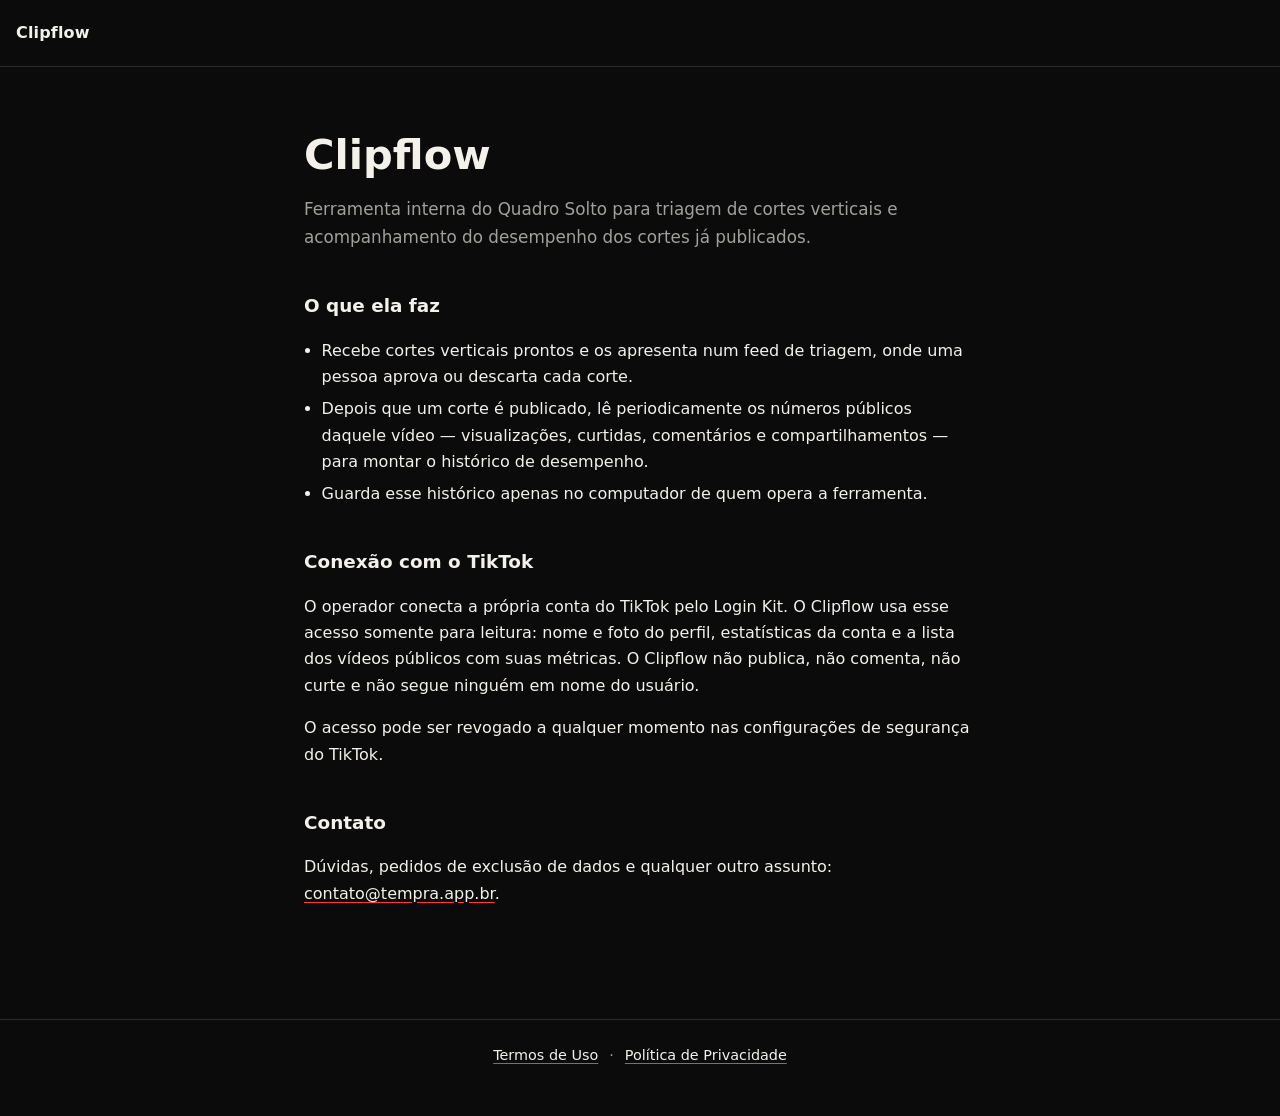
<file: index.html>
<!doctype html>
<html lang="pt-BR">
<head>
<meta charset="utf-8">
<meta name="viewport" content="width=device-width, initial-scale=1">
<title>Clipflow</title>
<meta name="description" content="Clipflow organiza cortes verticais de vídeo e acompanha o desempenho dos cortes já publicados nas redes do Quadro Solto.">
<link rel="stylesheet" href="/styles.css">
</head>
<body>
<header class="brand"><span>Clipflow</span></header>
<main>
  <h1>Clipflow</h1>
  <p class="lead">Ferramenta interna do Quadro Solto para triagem de cortes verticais e
  acompanhamento do desempenho dos cortes já publicados.</p>

  <h2>O que ela faz</h2>
  <ul>
    <li>Recebe cortes verticais prontos e os apresenta num feed de triagem, onde uma pessoa aprova ou descarta cada corte.</li>
    <li>Depois que um corte é publicado, lê periodicamente os números públicos daquele vídeo — visualizações, curtidas, comentários e compartilhamentos — para montar o histórico de desempenho.</li>
    <li>Guarda esse histórico apenas no computador de quem opera a ferramenta.</li>
  </ul>

  <h2>Conexão com o TikTok</h2>
  <p>O operador conecta a própria conta do TikTok pelo Login Kit. O Clipflow usa esse acesso
  somente para leitura: nome e foto do perfil, estatísticas da conta e a lista dos vídeos
  públicos com suas métricas. O Clipflow não publica, não comenta, não curte e não segue
  ninguém em nome do usuário.</p>
  <p>O acesso pode ser revogado a qualquer momento nas configurações de segurança do TikTok.</p>

  <h2>Contato</h2>
  <p>Dúvidas, pedidos de exclusão de dados e qualquer outro assunto:
  <a href="mailto:contato@tempra.app.br">contato@tempra.app.br</a>.</p>
</main>
<footer>
  <a href="/termos.html">Termos de Uso</a> ·
  <a href="/privacidade.html">Política de Privacidade</a>
</footer>
</body>
</html>
</file>
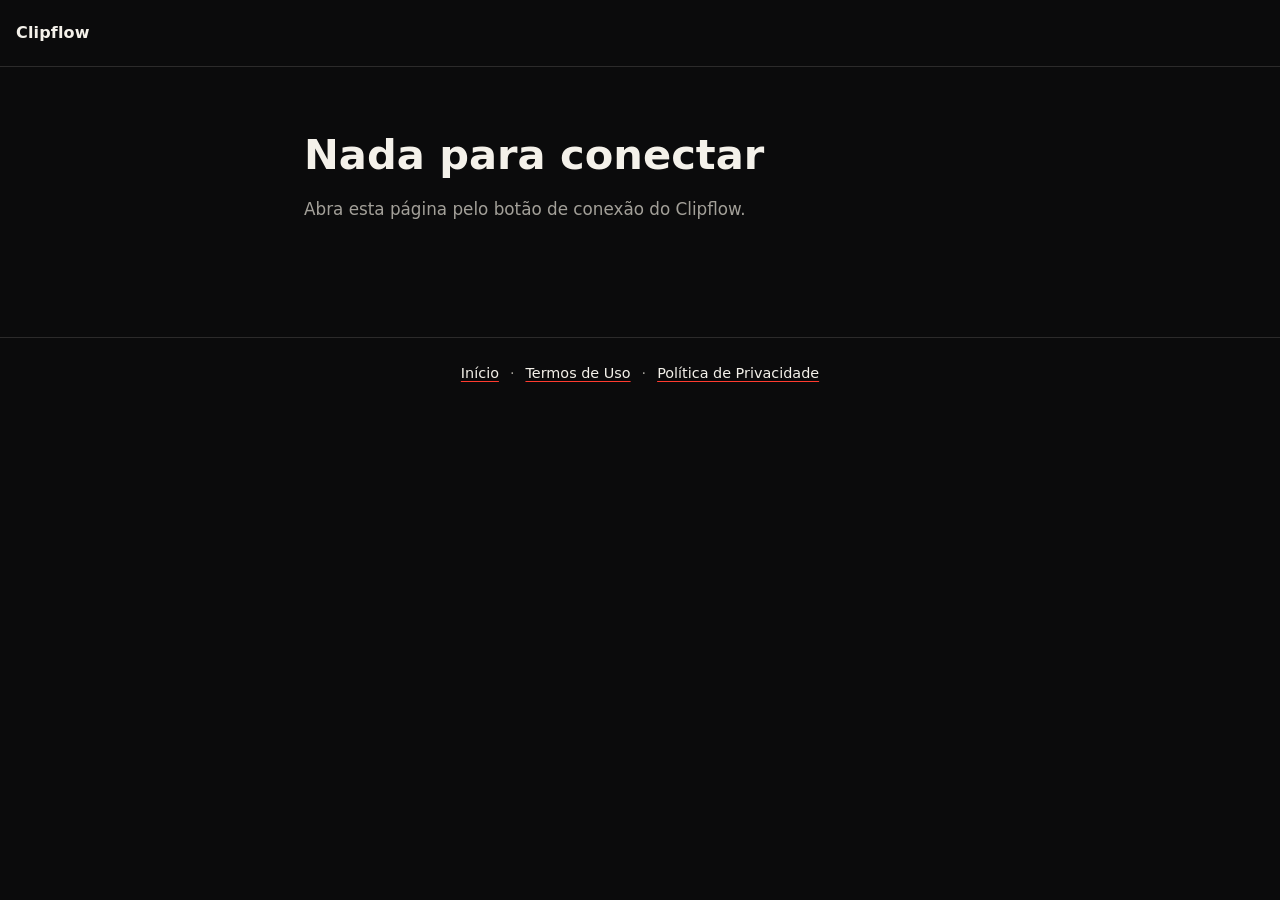
<file: oauth/instagram/index.html>
<!doctype html>
<html lang="pt-BR">
<head>
<meta charset="utf-8">
<meta name="viewport" content="width=device-width, initial-scale=1">
<meta name="robots" content="noindex">
<title>Retorno do login — Clipflow</title>
<meta name="description" content="Página de retorno do login do Instagram no Clipflow.">
<link rel="stylesheet" href="/styles.css">
</head>
<body>
<header class="brand"><span>Clipflow</span></header>
<main>
  <h1 id="titulo">Conectando…</h1>
  <p class="lead" id="mensagem">Devolvendo a autorização para o Clipflow aberto no seu computador.</p>

  <div class="panel" id="painel" hidden>
    <p id="ajuda">Se nada acontecer, abra o Clipflow e cole este código na tela de conexão:</p>
    <p class="code" id="codigo"></p>
    <button type="button" id="copiar">Copiar código</button>
    <p><a id="link" href="#">Abrir o Clipflow local</a></p>
  </div>
</main>
<footer>
  <a href="/">Início</a> ·
  <a href="/termos.html">Termos de Uso</a> ·
  <a href="/privacidade.html">Política de Privacidade</a>
</footer>
<script>
  // Esta página não guarda nada: ela só repassa o código para o Clipflow local.
  const params = new URLSearchParams(location.search);
  const titulo = document.getElementById('titulo');
  const mensagem = document.getElementById('mensagem');
  const painel = document.getElementById('painel');
  const erro = params.get('error');
  const code = params.get('code');

  if (erro) {
    titulo.textContent = 'Autorização não concluída';
    mensagem.textContent = params.get('error_description') || erro;
  } else if (!code) {
    titulo.textContent = 'Nada para conectar';
    mensagem.textContent = 'Abra esta página pelo botão de conexão do Clipflow.';
  } else {
    // O Clipflow local põe a própria porta no fim do `state` (`<aleatório>.<porta>`),
    // e o Instagram devolve o `state` intacto. Só o número da porta é aproveitado:
    // o endereço de destino é sempre 127.0.0.1.
    const daState = /\.(\d{2,5})$/.exec(params.get('state') || '');
    const porta = daState && Number(daState[1]) >= 1024 && Number(daState[1]) <= 65535 ? daState[1] : (params.get('porta') || '4173');
    const destino = new URL(`http://127.0.0.1:${porta}/oauth/instagram`);
    ['code', 'state', 'scopes'].forEach((chave) => {
      const valor = params.get(chave);
      if (valor) destino.searchParams.set(chave, valor);
    });

    document.getElementById('codigo').textContent = code;
    document.getElementById('link').href = destino.toString();
    document.getElementById('copiar').addEventListener('click', async (event) => {
      try {
        await navigator.clipboard.writeText(code);
        event.target.textContent = 'Copiado';
      } catch {
        event.target.textContent = 'Copie manualmente';
      }
    });
    painel.hidden = false;
    titulo.textContent = 'Autorização recebida';
    mensagem.textContent = 'Levando você de volta ao Clipflow…';
    setTimeout(() => location.replace(destino.toString()), 1200);
  }
</script>
</body>
</html>
</file>
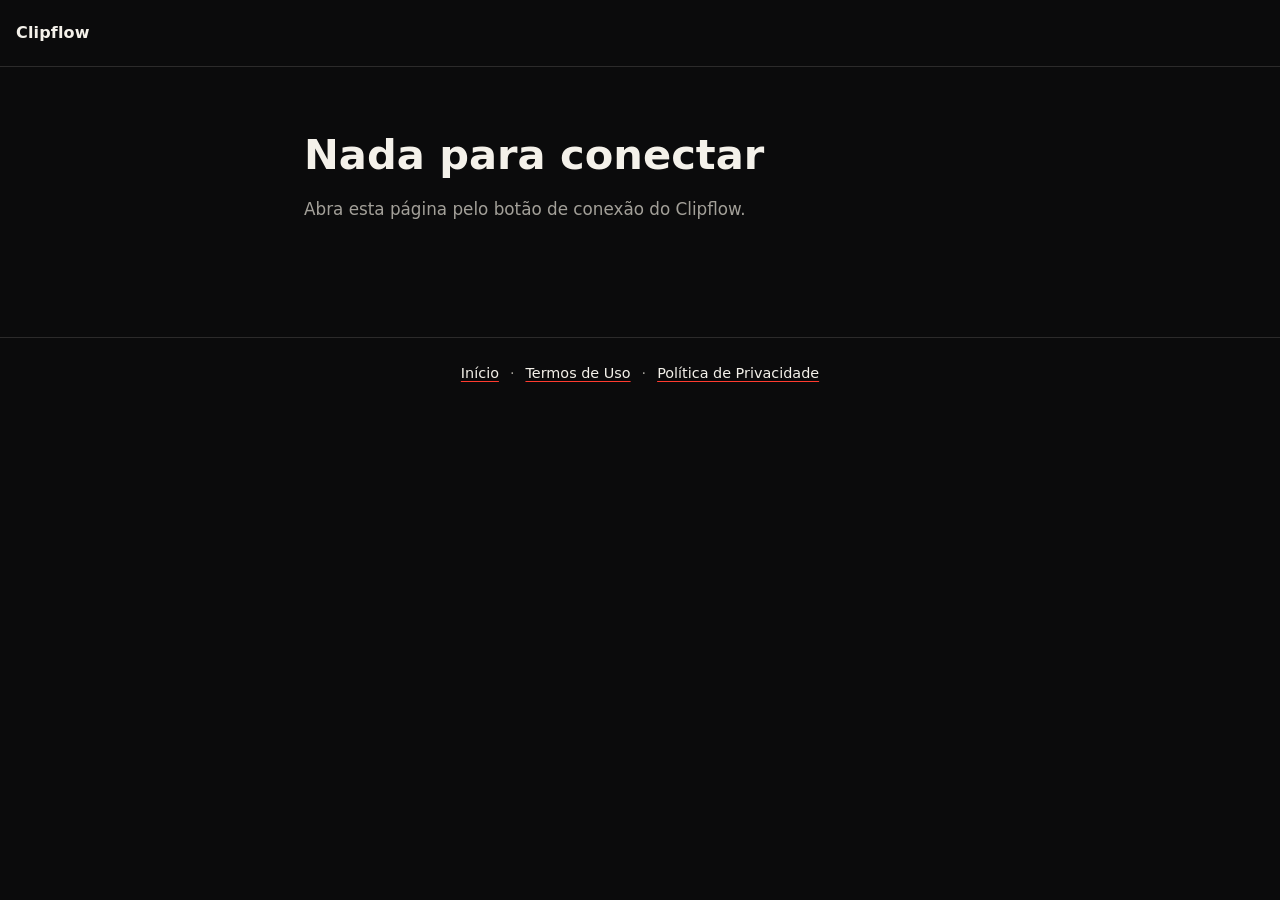
<file: oauth/tiktok/index.html>
<!doctype html>
<html lang="pt-BR">
<head>
<meta charset="utf-8">
<meta name="viewport" content="width=device-width, initial-scale=1">
<meta name="robots" content="noindex">
<title>Retorno do login — Clipflow</title>
<meta name="description" content="Página de retorno do login do TikTok no Clipflow.">
<link rel="stylesheet" href="/styles.css">
</head>
<body>
<header class="brand"><span>Clipflow</span></header>
<main>
  <h1 id="titulo">Conectando…</h1>
  <p class="lead" id="mensagem">Devolvendo a autorização para o Clipflow aberto no seu computador.</p>

  <div class="panel" id="painel" hidden>
    <p id="ajuda">Se nada acontecer, abra o Clipflow e cole este código na tela de conexão:</p>
    <p class="code" id="codigo"></p>
    <button type="button" id="copiar">Copiar código</button>
    <p><a id="link" href="#">Abrir o Clipflow local</a></p>
  </div>
</main>
<footer>
  <a href="/">Início</a> ·
  <a href="/termos.html">Termos de Uso</a> ·
  <a href="/privacidade.html">Política de Privacidade</a>
</footer>
<script>
  // Esta página não guarda nada: ela só repassa o código para o Clipflow local.
  const params = new URLSearchParams(location.search);
  const titulo = document.getElementById('titulo');
  const mensagem = document.getElementById('mensagem');
  const painel = document.getElementById('painel');
  const erro = params.get('error');
  const code = params.get('code');

  if (erro) {
    titulo.textContent = 'Autorização não concluída';
    mensagem.textContent = params.get('error_description') || erro;
  } else if (!code) {
    titulo.textContent = 'Nada para conectar';
    mensagem.textContent = 'Abra esta página pelo botão de conexão do Clipflow.';
  } else {
    // O Clipflow local põe a própria porta no fim do `state` (`<aleatório>.<porta>`),
    // e o TikTok devolve o `state` intacto. Só o número da porta é aproveitado:
    // o endereço de destino é sempre 127.0.0.1.
    const daState = /\.(\d{2,5})$/.exec(params.get('state') || '');
    const porta = daState && Number(daState[1]) >= 1024 && Number(daState[1]) <= 65535 ? daState[1] : (params.get('porta') || '4173');
    const destino = new URL(`http://127.0.0.1:${porta}/oauth/tiktok`);
    ['code', 'state', 'scopes'].forEach((chave) => {
      const valor = params.get(chave);
      if (valor) destino.searchParams.set(chave, valor);
    });

    document.getElementById('codigo').textContent = code;
    document.getElementById('link').href = destino.toString();
    document.getElementById('copiar').addEventListener('click', async (event) => {
      try {
        await navigator.clipboard.writeText(code);
        event.target.textContent = 'Copiado';
      } catch {
        event.target.textContent = 'Copie manualmente';
      }
    });
    painel.hidden = false;
    titulo.textContent = 'Autorização recebida';
    mensagem.textContent = 'Levando você de volta ao Clipflow…';
    setTimeout(() => location.replace(destino.toString()), 1200);
  }
</script>
</body>
</html>
</file>
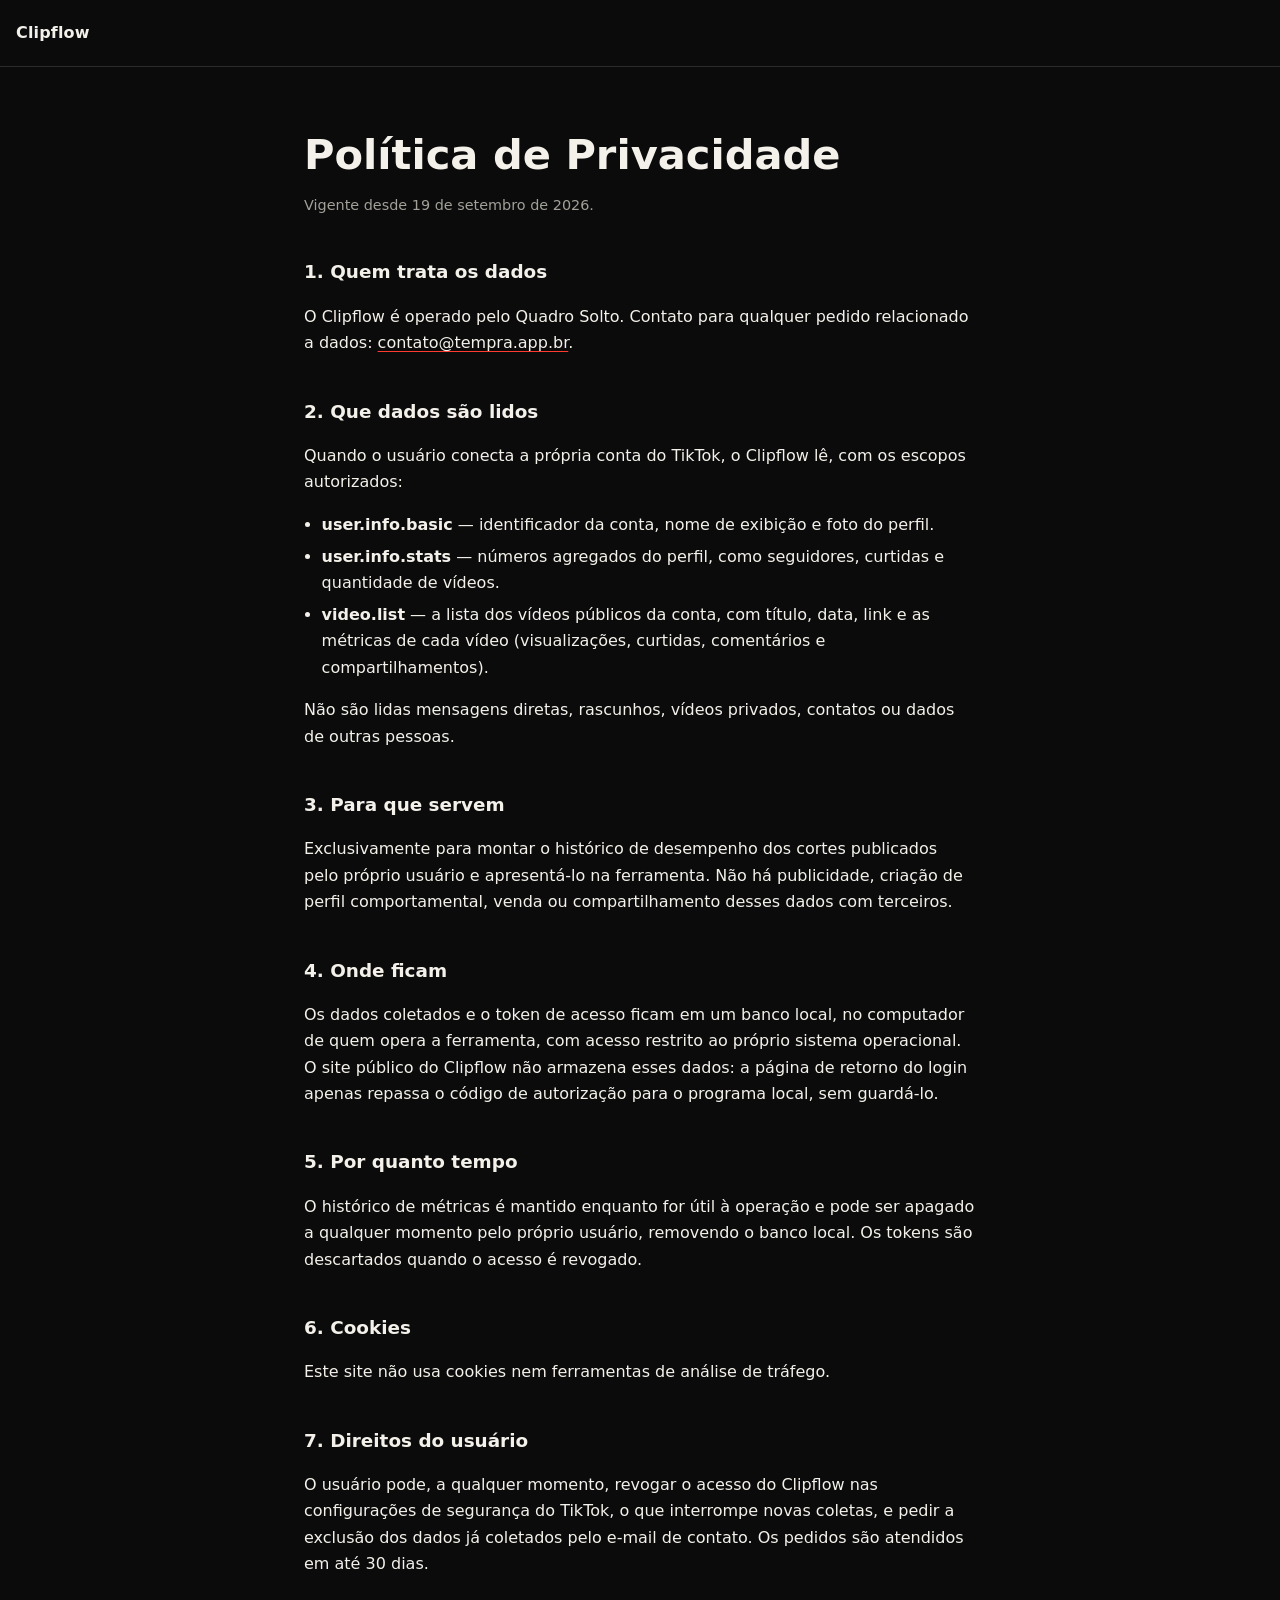
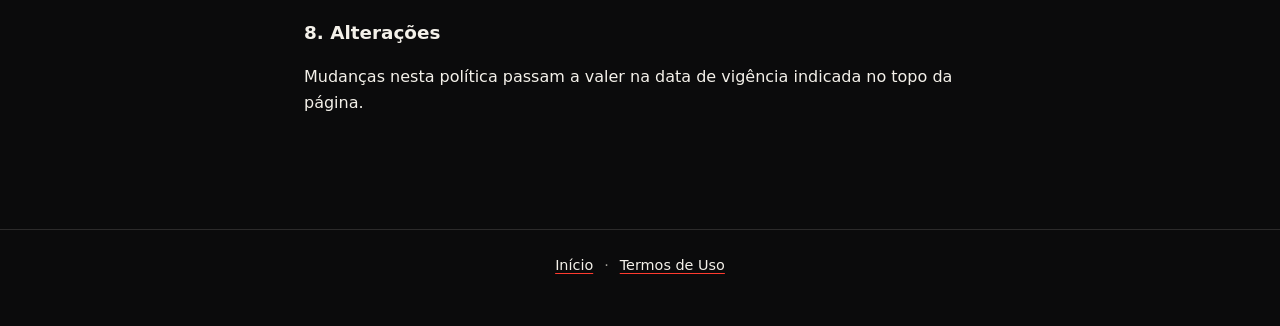
<file: privacidade.html>
<!doctype html>
<html lang="pt-BR">
<head>
<meta charset="utf-8">
<meta name="viewport" content="width=device-width, initial-scale=1">
<title>Política de Privacidade — Clipflow</title>
<meta name="description" content="Política de Privacidade do Clipflow: quais dados são lidos, onde ficam e como revogar o acesso.">
<link rel="stylesheet" href="/styles.css">
</head>
<body>
<header class="brand"><span>Clipflow</span></header>
<main>
  <h1>Política de Privacidade</h1>
  <p class="updated">Vigente desde 19 de setembro de 2026.</p>

  <h2>1. Quem trata os dados</h2>
  <p>O Clipflow é operado pelo Quadro Solto. Contato para qualquer pedido relacionado a
  dados: <a href="mailto:contato@tempra.app.br">contato@tempra.app.br</a>.</p>

  <h2>2. Que dados são lidos</h2>
  <p>Quando o usuário conecta a própria conta do TikTok, o Clipflow lê, com os escopos
  autorizados:</p>
  <ul>
    <li><strong>user.info.basic</strong> — identificador da conta, nome de exibição e foto do perfil.</li>
    <li><strong>user.info.stats</strong> — números agregados do perfil, como seguidores, curtidas e quantidade de vídeos.</li>
    <li><strong>video.list</strong> — a lista dos vídeos públicos da conta, com título, data, link e as métricas de cada vídeo (visualizações, curtidas, comentários e compartilhamentos).</li>
  </ul>
  <p>Não são lidas mensagens diretas, rascunhos, vídeos privados, contatos ou dados de
  outras pessoas.</p>

  <h2>3. Para que servem</h2>
  <p>Exclusivamente para montar o histórico de desempenho dos cortes publicados pelo
  próprio usuário e apresentá-lo na ferramenta. Não há publicidade, criação de perfil
  comportamental, venda ou compartilhamento desses dados com terceiros.</p>

  <h2>4. Onde ficam</h2>
  <p>Os dados coletados e o token de acesso ficam em um banco local, no computador de
  quem opera a ferramenta, com acesso restrito ao próprio sistema operacional. O site
  público do Clipflow não armazena esses dados: a página de retorno do login apenas
  repassa o código de autorização para o programa local, sem guardá-lo.</p>

  <h2>5. Por quanto tempo</h2>
  <p>O histórico de métricas é mantido enquanto for útil à operação e pode ser apagado a
  qualquer momento pelo próprio usuário, removendo o banco local. Os tokens são
  descartados quando o acesso é revogado.</p>

  <h2>6. Cookies</h2>
  <p>Este site não usa cookies nem ferramentas de análise de tráfego.</p>

  <h2>7. Direitos do usuário</h2>
  <p>O usuário pode, a qualquer momento, revogar o acesso do Clipflow nas configurações
  de segurança do TikTok, o que interrompe novas coletas, e pedir a exclusão dos dados já
  coletados pelo e-mail de contato. Os pedidos são atendidos em até 30 dias.</p>

  <h2>8. Alterações</h2>
  <p>Mudanças nesta política passam a valer na data de vigência indicada no topo da
  página.</p>
</main>
<footer>
  <a href="/">Início</a> ·
  <a href="/termos.html">Termos de Uso</a>
</footer>
</body>
</html>
</file>
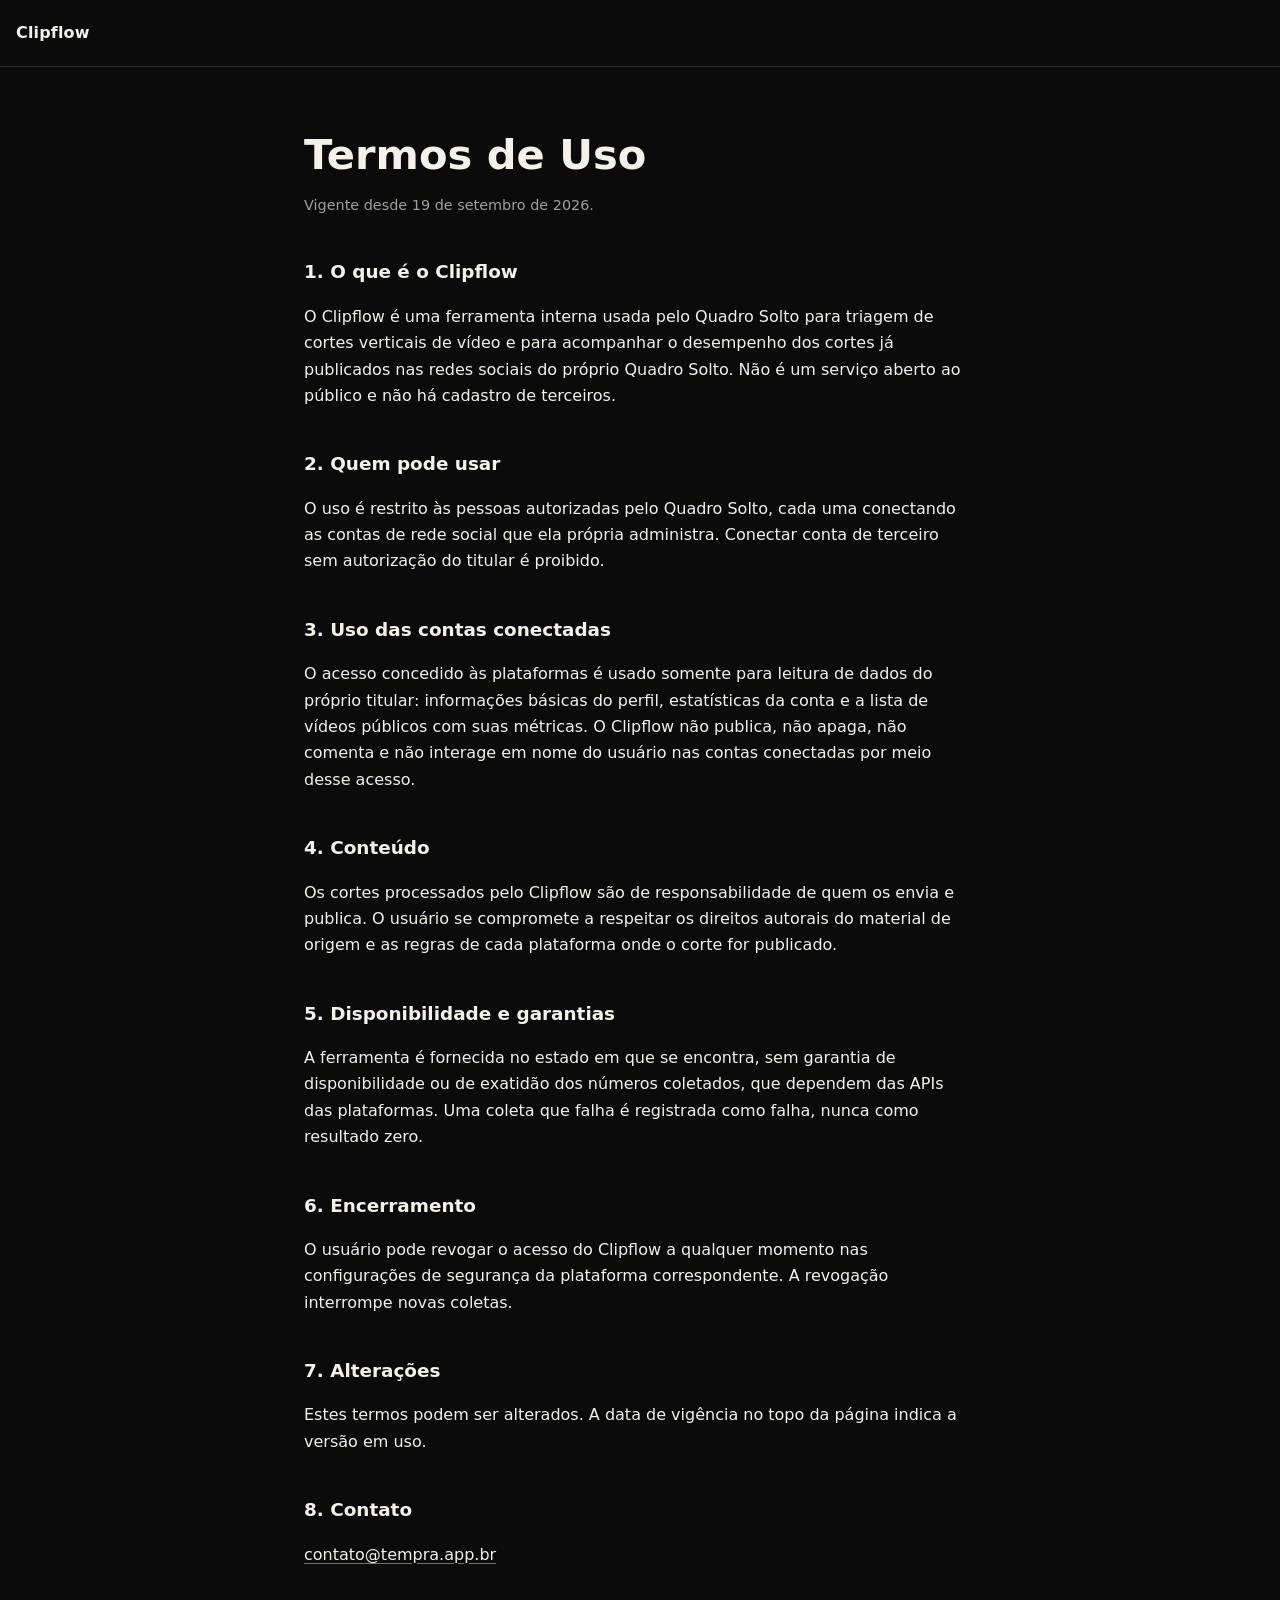
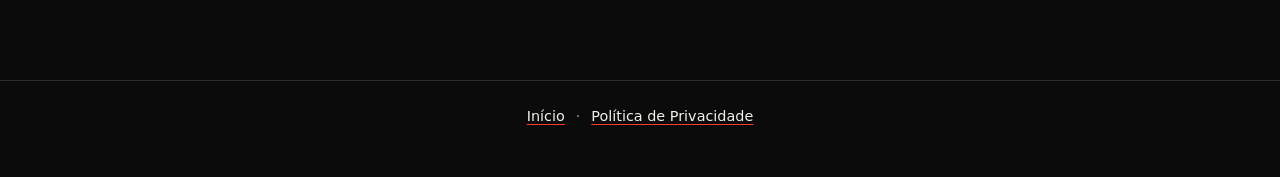
<file: termos.html>
<!doctype html>
<html lang="pt-BR">
<head>
<meta charset="utf-8">
<meta name="viewport" content="width=device-width, initial-scale=1">
<title>Termos de Uso — Clipflow</title>
<meta name="description" content="Termos de Uso do Clipflow.">
<link rel="stylesheet" href="/styles.css">
</head>
<body>
<header class="brand"><span>Clipflow</span></header>
<main>
  <h1>Termos de Uso</h1>
  <p class="updated">Vigente desde 19 de setembro de 2026.</p>

  <h2>1. O que é o Clipflow</h2>
  <p>O Clipflow é uma ferramenta interna usada pelo Quadro Solto para triagem de cortes
  verticais de vídeo e para acompanhar o desempenho dos cortes já publicados nas redes
  sociais do próprio Quadro Solto. Não é um serviço aberto ao público e não há cadastro
  de terceiros.</p>

  <h2>2. Quem pode usar</h2>
  <p>O uso é restrito às pessoas autorizadas pelo Quadro Solto, cada uma conectando as
  contas de rede social que ela própria administra. Conectar conta de terceiro sem
  autorização do titular é proibido.</p>

  <h2>3. Uso das contas conectadas</h2>
  <p>O acesso concedido às plataformas é usado somente para leitura de dados do próprio
  titular: informações básicas do perfil, estatísticas da conta e a lista de vídeos
  públicos com suas métricas. O Clipflow não publica, não apaga, não comenta e não
  interage em nome do usuário nas contas conectadas por meio desse acesso.</p>

  <h2>4. Conteúdo</h2>
  <p>Os cortes processados pelo Clipflow são de responsabilidade de quem os envia e
  publica. O usuário se compromete a respeitar os direitos autorais do material de
  origem e as regras de cada plataforma onde o corte for publicado.</p>

  <h2>5. Disponibilidade e garantias</h2>
  <p>A ferramenta é fornecida no estado em que se encontra, sem garantia de
  disponibilidade ou de exatidão dos números coletados, que dependem das APIs das
  plataformas. Uma coleta que falha é registrada como falha, nunca como resultado zero.</p>

  <h2>6. Encerramento</h2>
  <p>O usuário pode revogar o acesso do Clipflow a qualquer momento nas configurações de
  segurança da plataforma correspondente. A revogação interrompe novas coletas.</p>

  <h2>7. Alterações</h2>
  <p>Estes termos podem ser alterados. A data de vigência no topo da página indica a
  versão em uso.</p>

  <h2>8. Contato</h2>
  <p><a href="mailto:contato@tempra.app.br">contato@tempra.app.br</a></p>
</main>
<footer>
  <a href="/">Início</a> ·
  <a href="/privacidade.html">Política de Privacidade</a>
</footer>
</body>
</html>
</file>
<file: styles.css>
:root {
  color-scheme: dark;
  --ink: #0b0b0c;
  --panel: #151517;
  --line: rgba(244, 241, 234, 0.14);
  --paper: #f4f1ea;
  --muted: #a3a099;
  --accent: #ff3b2f;
  --radius: 18px;
}

* {
  box-sizing: border-box;
}

body {
  margin: 0;
  background: var(--ink);
  color: var(--paper);
  font: 16px/1.65 ui-sans-serif, system-ui, -apple-system, "Segoe UI", Roboto, sans-serif;
  -webkit-font-smoothing: antialiased;
}

main {
  max-width: 44rem;
  margin: 0 auto;
  padding: 4rem 16px 6rem;
}

a {
  color: var(--paper);
  text-decoration-color: var(--accent);
  text-underline-offset: 3px;
}

a:focus-visible {
  outline: 3px solid var(--accent);
  outline-offset: 2px;
}

header.brand {
  display: flex;
  align-items: center;
  gap: 0.75rem;
  border-bottom: 1px solid var(--line);
  padding: 1.25rem 16px;
}

header.brand img {
  width: 34px;
  height: 34px;
  border-radius: 10px;
}

header.brand span {
  font-weight: 650;
  letter-spacing: 0.01em;
}

h1 {
  font-size: clamp(1.9rem, 5vw, 2.6rem);
  line-height: 1.15;
  margin: 0 0 0.5rem;
}

h2 {
  font-size: 1.15rem;
  margin: 2.5rem 0 0.5rem;
}

p.lead {
  color: var(--muted);
  font-size: 1.05rem;
}

.updated {
  color: var(--muted);
  font-size: 0.9rem;
}

ul {
  padding-left: 1.1rem;
}

li {
  margin: 0.35rem 0;
}

.panel {
  background: var(--panel);
  border: 1px solid var(--line);
  border-radius: var(--radius);
  padding: 1.25rem;
  margin: 1.5rem 0;
}

code, .code {
  font-family: ui-monospace, SFMono-Regular, Menlo, monospace;
  font-size: 0.95rem;
  word-break: break-all;
}

button {
  font: inherit;
  font-weight: 600;
  color: var(--ink);
  background: var(--paper);
  border: 0;
  border-radius: 999px;
  padding: 0.6rem 1.2rem;
  cursor: pointer;
}

button:focus-visible {
  outline: 3px solid var(--accent);
  outline-offset: 2px;
}

footer {
  border-top: 1px solid var(--line);
  color: var(--muted);
  font-size: 0.9rem;
  padding: 1.5rem 16px 3rem;
  text-align: center;
}

footer a {
  margin: 0 0.4rem;
}
</file>
